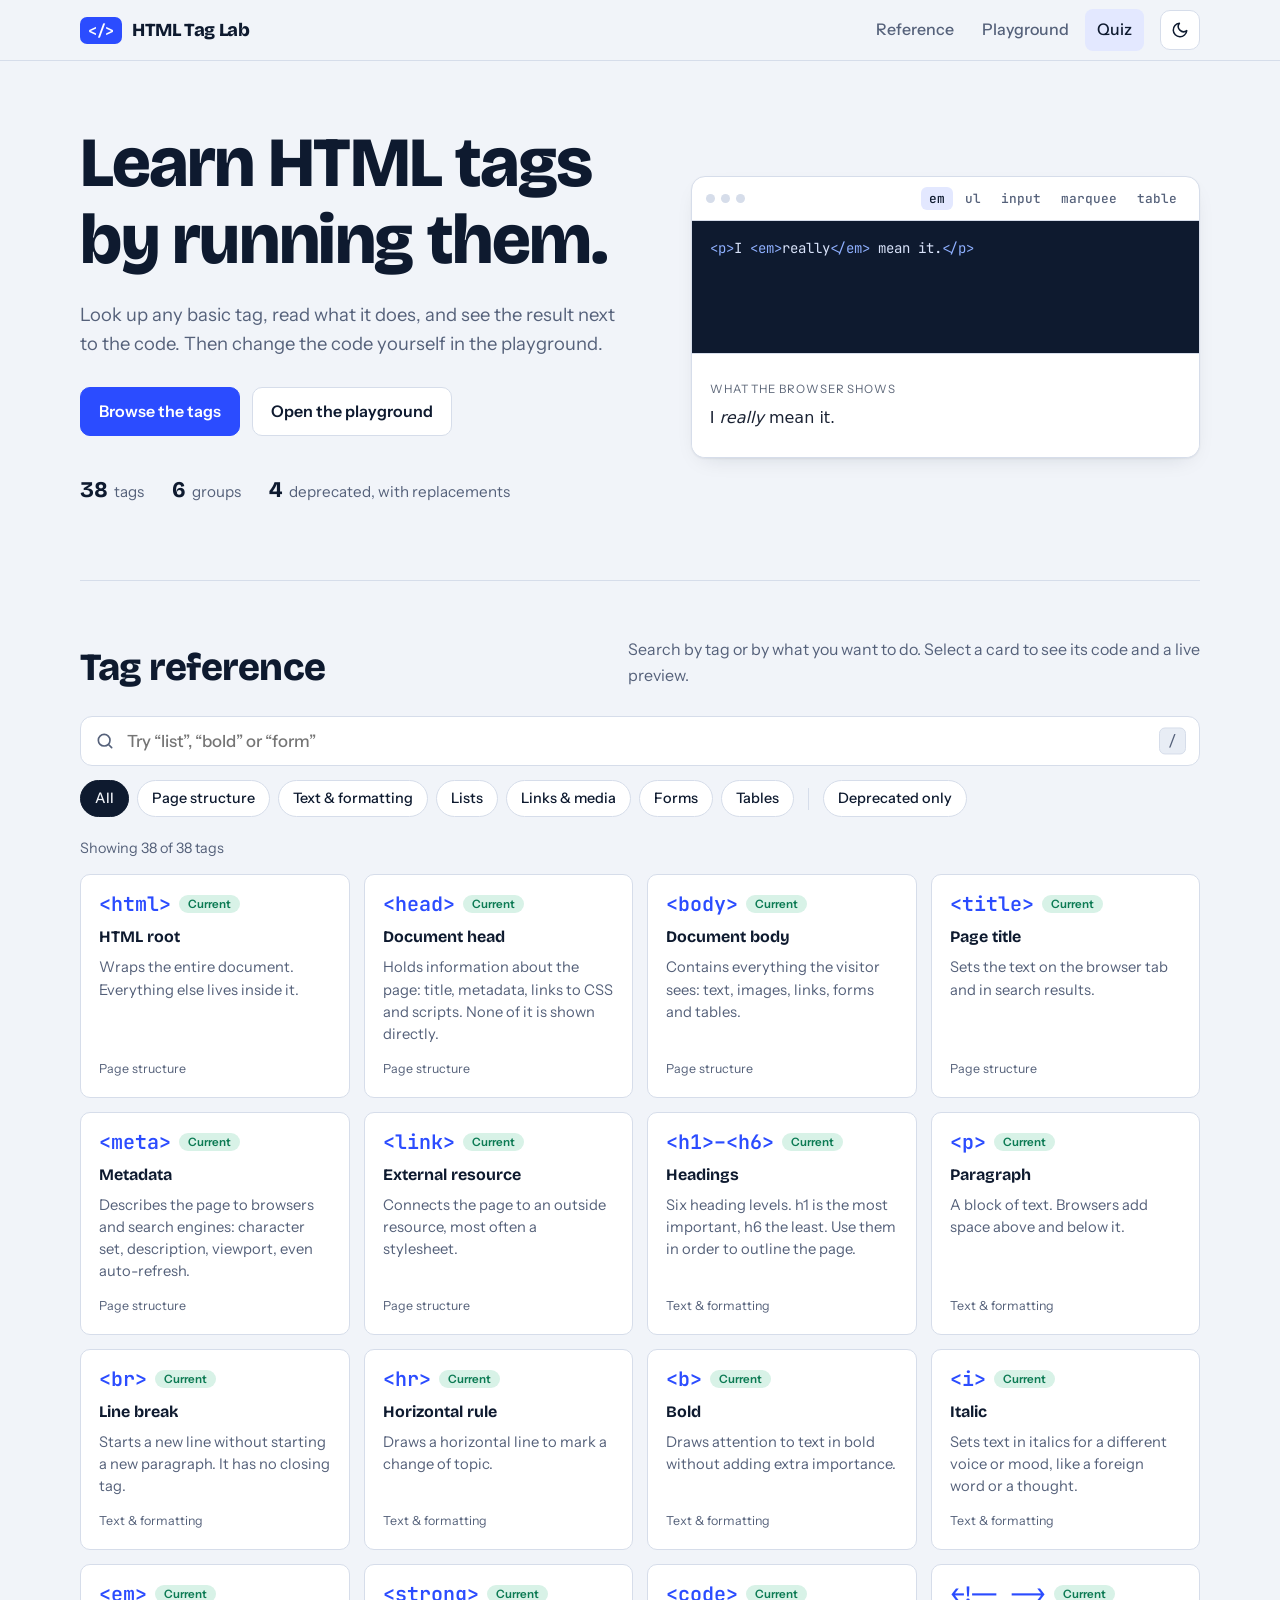
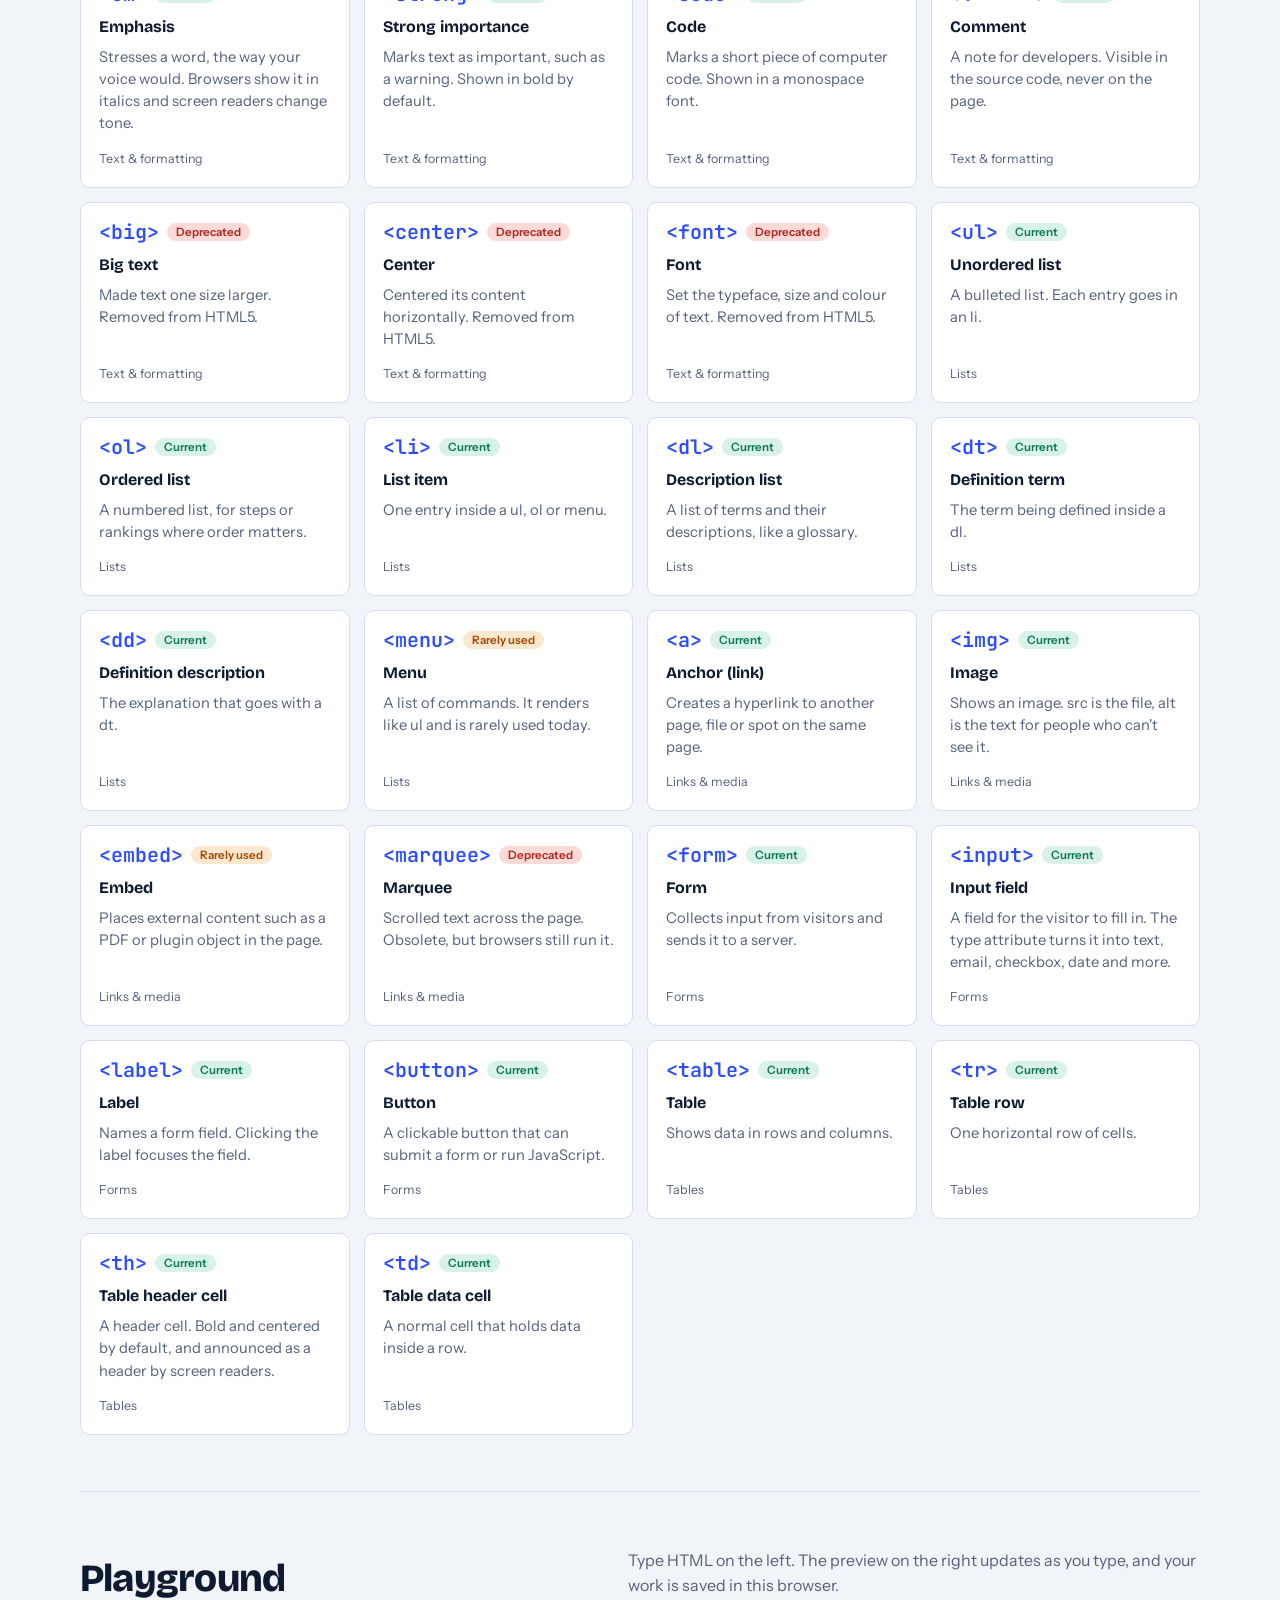
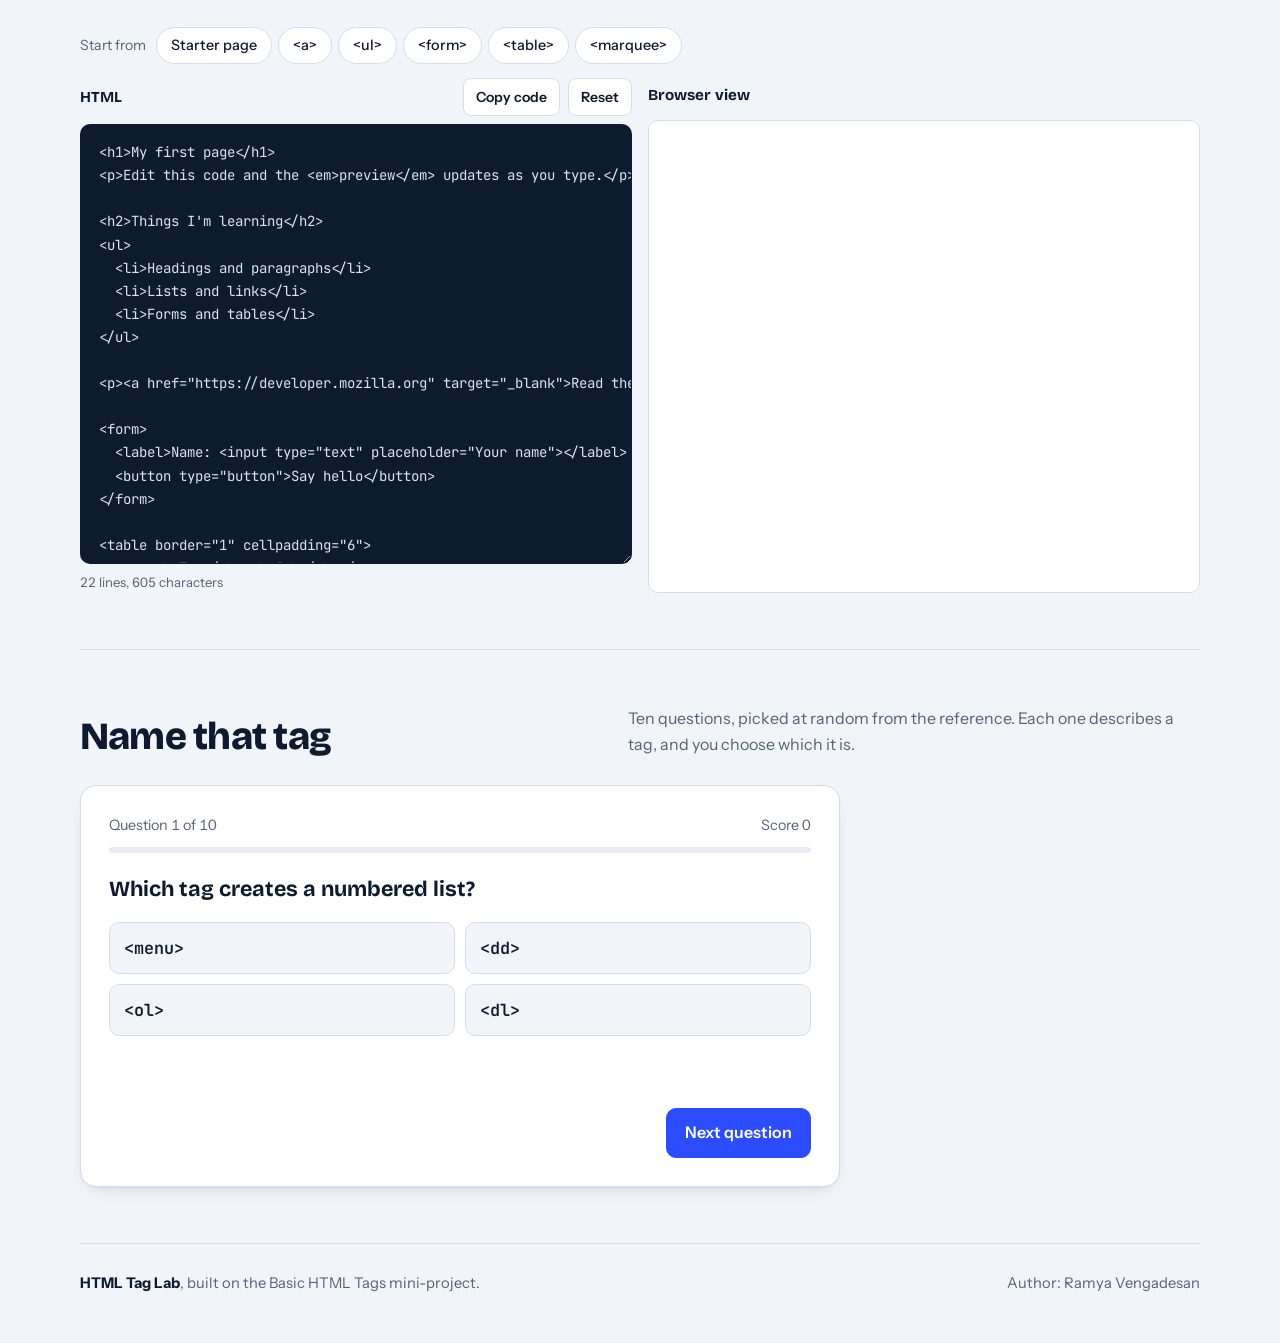
<file: index.html>
<!DOCTYPE html>
<html lang="en">
<head>
  <meta charset="UTF-8">
  <meta name="viewport" content="width=device-width, initial-scale=1, viewport-fit=cover">
  <meta name="claude:viewport-fit-sides" content="cover">
  <meta name="description" content="A searchable reference of basic HTML tags with live previews, a code playground and a quiz.">
  <title>HTML Tag Lab</title>
  <link rel="preconnect" href="https://fonts.googleapis.com">
  <link rel="preconnect" href="https://fonts.gstatic.com" crossorigin>
  <link rel="stylesheet" href="https://fonts.googleapis.com/css2?family=Bricolage+Grotesque:opsz,wght@12..96,500;12..96,800&family=Instrument+Sans:wght@400;500;600&family=JetBrains+Mono:wght@400;600&display=swap">
  <link rel="stylesheet" href="styles.css">
</head>
<body>
  <header class="bar">
    <div class="wrap">
      <a class="brand" href="#top" aria-label="HTML Tag Lab, back to top"><span class="glyph">&lt;/&gt;</span><span class="word">HTML Tag Lab</span></a>
      <nav class="nav" aria-label="Sections">
        <a href="#reference">Reference</a>
        <a href="#playground">Playground</a>
        <a href="#quiz">Quiz</a>
      </nav>
      <button class="icon-btn" id="themeBtn" type="button" aria-label="Switch colour theme" title="Switch colour theme">
        <svg viewBox="0 0 24 24" aria-hidden="true"><path d="M21 12.8A9 9 0 1 1 11.2 3a7 7 0 0 0 9.8 9.8z"/></svg>
      </button>
    </div>
  </header>

  <main class="wrap" id="top">
    <section class="hero" aria-labelledby="heroTitle">
      <div>
        <h1 id="heroTitle">Learn HTML tags by running them.</h1>
        <p class="lede">Look up any basic tag, read what it does, and see the result next to the code. Then change the code yourself in the playground.</p>
        <div class="cta">
          <a class="btn primary" href="#reference">Browse the tags</a>
          <a class="btn" href="#playground">Open the playground</a>
        </div>
        <ul class="stats" id="stats" aria-label="Project summary"></ul>
      </div>

      <div class="demo" aria-label="Live example">
        <div class="demo-head">
          <div class="demo-dots" aria-hidden="true"><i></i><i></i><i></i></div>
          <div class="demo-pick" id="demoPick" role="group" aria-label="Choose an example tag"></div>
        </div>
        <pre class="code" id="demoCode" aria-live="polite"></pre>
        <div class="demo-out"><small>What the browser shows</small><div class="render" id="demoRender"></div></div>
      </div>
    </section>

    <section class="block" id="reference" aria-labelledby="refTitle">
      <div class="block-head">
        <h2 id="refTitle">Tag reference</h2>
        <p>Search by tag or by what you want to do. Select a card to see its code and a live preview.</p>
      </div>
      <div class="tools">
        <div class="search">
          <svg viewBox="0 0 24 24" aria-hidden="true"><circle cx="11" cy="11" r="7"/><path d="M20 20l-3.5-3.5"/></svg>
          <label class="sr-only" for="q">Search tags</label>
          <input id="q" type="search" placeholder="Try “list”, “bold” or “form”" autocomplete="off">
          <kbd aria-hidden="true">/</kbd>
        </div>
        <div class="chips" id="chips" role="group" aria-label="Filter tags"></div>
      </div>
      <p class="count" id="count" aria-live="polite"></p>
      <div class="grid" id="grid"></div>
    </section>

    <section class="block" id="playground" aria-labelledby="labTitle">
      <div class="block-head">
        <h2 id="labTitle">Playground</h2>
        <p>Type HTML on the left. The preview on the right updates as you type, and your work is saved in this browser.</p>
      </div>
      <div class="snips" id="snips"><span>Start from</span></div>
      <div class="lab">
        <div class="col">
          <div class="col-head"><b>HTML</b>
            <div class="acts">
              <button class="btn small" id="labCopy" type="button">Copy code</button>
              <button class="btn small" id="labReset" type="button">Reset</button>
            </div>
          </div>
          <label class="sr-only" for="editor">HTML code editor</label>
          <textarea id="editor" spellcheck="false" autocomplete="off" autocapitalize="off"></textarea>
          <div class="status" id="labStatus"></div>
        </div>
        <div class="col">
          <div class="col-head"><b>Browser view</b></div>
          <iframe class="preview" id="labFrame" title="Playground preview" sandbox=""></iframe>
        </div>
      </div>
    </section>

    <section class="block" id="quiz" aria-labelledby="quizTitle">
      <div class="block-head">
        <h2 id="quizTitle">Name that tag</h2>
        <p>Ten questions, picked at random from the reference. Each one describes a tag, and you choose which it is.</p>
      </div>
      <div class="quiz" id="quizBox"></div>
    </section>

    <footer>
      <span><b>HTML Tag Lab</b>, built on the Basic HTML Tags mini-project.</span>
      <span>Author: Ramya Vengadesan</span>
    </footer>
  </main>

  <dialog id="dlg" aria-labelledby="dlgTitle"></dialog>
  <div class="toast" id="toast" role="status"></div>

  <script src="tags.js"></script>
  <script src="app.js"></script>
</body>
</html>
</file>
<file: styles.css>
/* Layout: sticky bar, split hero (copy + live demo), then three full-width tools:
   Reference grid, Playground (editor | preview), Quiz. One 1120px column. */
:root {
  --bg: #F1F4F9;
  --surface: #FFFFFF;
  --surface-2: #E8EDF5;
  --ink: #0E1A2F;
  --muted: #55617A;
  --line: #D6DDEA;
  --accent: #2B4CFF;
  --accent-ink: #FFFFFF;
  --accent-soft: #E3E8FF;
  --mark: #FFD84D;
  --good: #0B7A53;
  --good-soft: #D8F2E7;
  --warn: #A24A05;
  --warn-soft: #FDE7CF;
  --bad: #B3261E;
  --bad-soft: #FBDAD7;
  --code-bg: #0E1A2F;
  --code-fg: #D9E3FA;
  --c-tag: #8FB0FF;
  --c-attr: #FFC978;
  --c-str: #7EE0B0;
  --c-com: #7384A6;
  --font-display: "Bricolage Grotesque", "Segoe UI", system-ui, sans-serif;
  --font-body: "Instrument Sans", "Segoe UI", system-ui, sans-serif;
  --font-mono: "JetBrains Mono", ui-monospace, "Cascadia Code", Consolas, monospace;
  --radius: 10px;
  --shadow: 0 1px 2px rgba(14, 26, 47, .06), 0 8px 24px -12px rgba(14, 26, 47, .18);
}
@media (prefers-color-scheme: dark) {
  :root:not([data-theme="light"]) {
    --bg: #0A1020; --surface: #121A2E; --surface-2: #1A2540; --ink: #E8EDF8; --muted: #93A0BA;
    --line: #25314D; --accent: #8AA0FF; --accent-ink: #0A1020; --accent-soft: #1E2A55;
    --good: #5FD6A2; --good-soft: #12372B; --warn: #FFB067; --warn-soft: #3D2610;
    --bad: #FF8F86; --bad-soft: #43191A; --code-bg: #070C18; --code-fg: #D9E3FA;
    --shadow: 0 1px 2px rgba(0, 0, 0, .4), 0 8px 24px -12px rgba(0, 0, 0, .6);
    color-scheme: dark;
  }
}
:root[data-theme="dark"] {
  --bg: #0A1020; --surface: #121A2E; --surface-2: #1A2540; --ink: #E8EDF8; --muted: #93A0BA;
  --line: #25314D; --accent: #8AA0FF; --accent-ink: #0A1020; --accent-soft: #1E2A55;
  --good: #5FD6A2; --good-soft: #12372B; --warn: #FFB067; --warn-soft: #3D2610;
  --bad: #FF8F86; --bad-soft: #43191A; --code-bg: #070C18; --code-fg: #D9E3FA;
  --shadow: 0 1px 2px rgba(0, 0, 0, .4), 0 8px 24px -12px rgba(0, 0, 0, .6);
  color-scheme: dark;
}

*, *::before, *::after { box-sizing: border-box; }
html { scroll-behavior: smooth; scroll-padding-top: 84px; }
body {
  margin: 0;
  background: var(--bg);
  color: var(--ink);
  font: 400 1rem/1.6 var(--font-body);
  padding-block: 0 48px;
  padding-left: max(16px, env(safe-area-inset-left, 0px));
  padding-right: max(16px, env(safe-area-inset-right, 0px));
  -webkit-font-smoothing: antialiased;
}
body::before { content: ""; position: fixed; inset: 0 0 auto; height: env(safe-area-inset-top, 0px); background: var(--bg); z-index: 40; }
.wrap { width: 100%; max-width: 1120px; margin-inline: auto; }
h1, h2, h3 { font-family: var(--font-display); line-height: 1.1; margin: 0; text-wrap: balance; letter-spacing: -.02em; }
p { margin: 0; }
a { color: var(--accent); }
code, kbd { font-family: var(--font-mono); font-size: .9em; }
:focus-visible { outline: 3px solid var(--accent); outline-offset: 2px; border-radius: 4px; }
button { font: inherit; color: inherit; cursor: pointer; }
.sr-only { position: absolute; width: 1px; height: 1px; overflow: hidden; clip: rect(0 0 0 0); white-space: nowrap; }

/* ---------- Top bar ---------- */
.bar {
  position: sticky; top: env(safe-area-inset-top, 0px); z-index: 30;
  background: color-mix(in srgb, var(--bg) 88%, transparent);
  backdrop-filter: blur(10px);
  border-bottom: 1px solid var(--line);
  margin-inline: calc(-1 * max(16px, env(safe-area-inset-left, 0px)));
  padding-inline: max(16px, env(safe-area-inset-left, 0px));
}
.bar .wrap { display: flex; align-items: center; gap: 16px; min-height: 60px; flex-wrap: wrap; padding-block: 6px; }
.brand { display: flex; align-items: center; gap: 10px; font: 800 1.15rem var(--font-display); letter-spacing: -.02em; color: var(--ink); text-decoration: none; margin-right: auto; }
.brand .glyph { font-family: var(--font-mono); font-weight: 700; color: var(--accent-ink); background: var(--accent); border-radius: 7px; padding: 3px 8px; font-size: .95rem; }
.nav { display: flex; gap: 4px; }
.nav a { color: var(--muted); text-decoration: none; font-weight: 500; padding: 8px 12px; border-radius: 8px; }
.nav a:hover { color: var(--ink); background: var(--surface-2); }
.nav a[aria-current="true"] { color: var(--ink); background: var(--accent-soft); }
.icon-btn { border: 1px solid var(--line); background: var(--surface); width: 40px; height: 40px; border-radius: 10px; display: grid; place-items: center; }
.icon-btn:hover { border-color: var(--accent); }
.icon-btn svg { width: 18px; height: 18px; stroke: currentColor; fill: none; stroke-width: 2; stroke-linecap: round; stroke-linejoin: round; }

/* ---------- Hero ---------- */
.hero { display: grid; grid-template-columns: minmax(0, 1.05fr) minmax(0, .95fr); gap: 48px; align-items: center; padding-block: 64px 72px; }
.hero h1 { font-size: clamp(2.5rem, 6vw, 4.4rem); font-weight: 800; }
.hero h1 .br { color: var(--accent); font-family: var(--font-mono); font-weight: 500; letter-spacing: -.06em; }
.hero p.lede { margin-top: 20px; max-width: 46ch; font-size: 1.15rem; color: var(--muted); }
.cta { display: flex; flex-wrap: wrap; gap: 12px; margin-top: 28px; }
.btn { display: inline-flex; align-items: center; gap: 8px; border: 1px solid var(--line); background: var(--surface); padding: 11px 18px; border-radius: 10px; font-weight: 600; text-decoration: none; color: var(--ink); }
.btn:hover { border-color: var(--accent); }
.btn.primary { background: var(--accent); border-color: var(--accent); color: var(--accent-ink); }
.btn.primary:hover { filter: brightness(1.08); }
.btn.small { padding: 7px 12px; font-size: .875rem; border-radius: 8px; }
.stats { display: flex; flex-wrap: wrap; gap: 8px 28px; margin: 36px 0 0; padding: 0; list-style: none; color: var(--muted); font-size: .95rem; }
.stats b { color: var(--ink); font-family: var(--font-display); font-size: 1.4rem; margin-right: 6px; font-variant-numeric: tabular-nums; }

.demo { background: var(--surface); border: 1px solid var(--line); border-radius: 14px; box-shadow: var(--shadow); overflow: hidden; min-width: 0; }
.demo-head { display: flex; align-items: center; justify-content: space-between; gap: 12px; padding: 10px 14px; border-bottom: 1px solid var(--line); font-size: .85rem; color: var(--muted); }
.demo-head b { font-family: var(--font-mono); color: var(--ink); font-weight: 600; }
.demo-dots { display: flex; gap: 6px; }
.demo-dots i { width: 9px; height: 9px; border-radius: 50%; background: var(--line); display: block; }
.demo-pick { display: flex; gap: 4px; flex-wrap: wrap; }
.demo-pick button { border: 0; background: transparent; padding: 3px 8px; border-radius: 6px; font: 500 .8rem var(--font-mono); color: var(--muted); }
.demo-pick button[aria-pressed="true"] { background: var(--accent-soft); color: var(--ink); }
.demo .code { border-radius: 0; margin: 0; min-height: 132px; }
.demo-out { padding: 16px 18px; min-height: 104px; border-top: 1px solid var(--line); display: flex; flex-direction: column; justify-content: center; }
.demo-out small { color: var(--muted); font-size: .72rem; text-transform: uppercase; letter-spacing: .08em; margin-bottom: 6px; }
.demo-out .render { color: #1a2233; font-family: system-ui, sans-serif; overflow: hidden; }
.demo-out { background: #fff; color: #1a2233; }
.demo-out small { color: #5b6577; }
.demo-out .render marquee { background: #b0e0e6; padding: 6px; }

/* ---------- Sections ---------- */
section.block { padding-block: 56px; border-top: 1px solid var(--line); }
.block-head { display: flex; flex-wrap: wrap; align-items: end; justify-content: space-between; gap: 12px 32px; margin-bottom: 28px; }
.block-head h2 { font-size: clamp(1.7rem, 3.4vw, 2.4rem); font-weight: 800; }
.block-head p { color: var(--muted); max-width: 52ch; }

/* ---------- Code block ---------- */
.code { background: var(--code-bg); color: var(--code-fg); border-radius: var(--radius); padding: 16px 18px; font: 400 .875rem/1.65 var(--font-mono); overflow-x: auto; white-space: pre; margin: 0; tab-size: 2; }
.code .t { color: var(--c-tag); } .code .a { color: var(--c-attr); } .code .s { color: var(--c-str); } .code .c { color: var(--c-com); font-style: italic; }

/* ---------- Reference ---------- */
.tools { display: grid; gap: 14px; margin-bottom: 20px; }
.search { position: relative; }
.search input { width: 100%; padding: 14px 64px 14px 46px; border-radius: 12px; border: 1px solid var(--line); background: var(--surface); color: var(--ink); font: 500 1.05rem var(--font-body); }
.search input:focus { outline: 3px solid var(--accent-soft); border-color: var(--accent); }
.search svg { position: absolute; left: 15px; top: 50%; translate: 0 -50%; width: 20px; height: 20px; stroke: var(--muted); fill: none; stroke-width: 2; stroke-linecap: round; }
.search kbd { position: absolute; right: 14px; top: 50%; translate: 0 -50%; border: 1px solid var(--line); background: var(--surface-2); border-radius: 6px; padding: 1px 8px; color: var(--muted); }
.chips { display: flex; flex-wrap: wrap; gap: 8px; align-items: center; }
.chips .sep { width: 1px; height: 22px; background: var(--line); margin-inline: 6px; }
.chip { border: 1px solid var(--line); background: var(--surface); border-radius: 999px; padding: 6px 14px; font-size: .9rem; font-weight: 500; }
.chip:hover { border-color: var(--accent); }
.chip[aria-pressed="true"] { background: var(--ink); color: var(--bg); border-color: var(--ink); }
.count { color: var(--muted); font-size: .9rem; margin-bottom: 14px; min-height: 1.4em; }
.grid { display: grid; grid-template-columns: repeat(auto-fill, minmax(250px, 1fr)); gap: 14px; }
.card { text-align: left; background: var(--surface); border: 1px solid var(--line); border-radius: var(--radius); padding: 16px 18px 18px; display: flex; flex-direction: column; gap: 10px; min-width: 0; transition: border-color .15s, transform .15s; }
.card:hover { border-color: var(--accent); transform: translateY(-2px); }
.card .top { display: flex; align-items: center; justify-content: space-between; gap: 8px; }
.card .tag { font: 600 1.25rem var(--font-mono); color: var(--accent); overflow-wrap: anywhere; }
.card .nm { font: 700 1rem var(--font-display); }
.card .ds { color: var(--muted); font-size: .92rem; line-height: 1.5; }
.card .cat { margin-top: auto; padding-top: 4px; font-size: .78rem; color: var(--muted); }
.badge { font: 600 .72rem var(--font-body); padding: 2px 9px; border-radius: 999px; white-space: nowrap; }
.badge.current { background: var(--good-soft); color: var(--good); }
.badge.deprecated { background: var(--bad-soft); color: var(--bad); }
.badge.rare { background: var(--warn-soft); color: var(--warn); }
.empty { border: 1px dashed var(--line); border-radius: var(--radius); padding: 40px 20px; text-align: center; color: var(--muted); }
.empty b { display: block; color: var(--ink); font: 700 1.2rem var(--font-display); margin-bottom: 6px; }

/* ---------- Detail dialog ---------- */
dialog { border: 1px solid var(--line); border-radius: 16px; padding: 0; background: var(--surface); color: var(--ink); width: min(720px, calc(100vw - 24px)); max-height: calc(100dvh - 24px); box-shadow: 0 30px 80px -20px rgba(0, 0, 0, .5); }
dialog::backdrop { background: rgba(7, 12, 24, .6); backdrop-filter: blur(3px); }
.dlg { padding: 22px 24px 24px; display: grid; gap: 16px; }
.dlg-top { display: flex; justify-content: space-between; align-items: start; gap: 12px; }
.dlg h3 { font-size: 1.6rem; font-weight: 800; }
.dlg h3 span { font-family: var(--font-mono); color: var(--accent); font-weight: 600; font-size: 1.3rem; display: block; margin-bottom: 4px; overflow-wrap: anywhere; }
.dlg .meta { display: flex; gap: 8px; flex-wrap: wrap; align-items: center; color: var(--muted); font-size: .9rem; }
.pane-label { font-size: .78rem; font-weight: 600; color: var(--muted); display: flex; justify-content: space-between; align-items: center; margin-bottom: 6px; }
.note { padding: 12px 14px; border-radius: 10px; background: var(--accent-soft); font-size: .93rem; }
.note.alt { background: var(--warn-soft); color: var(--ink); }
.note b { font-weight: 700; }
.dlg-actions { display: flex; gap: 10px; flex-wrap: wrap; }
iframe.preview { width: 100%; border: 1px solid var(--line); border-radius: var(--radius); background: #fff; display: block; }
.invisible-msg { border: 1px dashed var(--line); border-radius: var(--radius); padding: 16px; color: var(--muted); font-size: .93rem; }

/* ---------- Playground ---------- */
.lab { display: grid; grid-template-columns: repeat(2, minmax(0, 1fr)); gap: 16px; }
.lab .col { min-width: 0; display: flex; flex-direction: column; }
.col-head { display: flex; align-items: center; justify-content: space-between; gap: 8px; margin-bottom: 8px; flex-wrap: wrap; min-height: 34px; }
.col-head b { font: 700 .95rem var(--font-display); }
.col-head .acts { display: flex; gap: 8px; }
#editor { width: 100%; min-height: 440px; flex: 1; resize: vertical; background: var(--code-bg); color: var(--code-fg); border: 1px solid transparent; border-radius: var(--radius); padding: 16px 18px; font: 400 .875rem/1.65 var(--font-mono); tab-size: 2; white-space: pre; overflow: auto; }
#editor:focus { outline: 3px solid var(--accent-soft); border-color: var(--accent); }
#labFrame { min-height: 440px; flex: 1; height: 100%; }
.status { margin-top: 8px; font-size: .82rem; color: var(--muted); font-variant-numeric: tabular-nums; }
.snips { display: flex; flex-wrap: wrap; gap: 6px; margin-bottom: 14px; align-items: center; }
.snips > span { color: var(--muted); font-size: .88rem; margin-right: 4px; }

/* ---------- Quiz ---------- */
.quiz { background: var(--surface); border: 1px solid var(--line); border-radius: 16px; padding: 28px; max-width: 760px; box-shadow: var(--shadow); }
.q-meta { display: flex; justify-content: space-between; gap: 12px; color: var(--muted); font-size: .9rem; margin-bottom: 10px; font-variant-numeric: tabular-nums; }
.q-bar { height: 6px; border-radius: 99px; background: var(--surface-2); overflow: hidden; margin-bottom: 22px; }
.q-bar i { display: block; height: 100%; background: var(--accent); width: 0; transition: width .3s; }
.q-text { font: 700 1.35rem/1.3 var(--font-display); margin-bottom: 18px; text-wrap: balance; }
.opts { display: grid; grid-template-columns: repeat(2, minmax(0, 1fr)); gap: 10px; }
.opt { border: 1px solid var(--line); background: var(--bg); border-radius: 10px; padding: 14px; font: 600 1.05rem var(--font-mono); text-align: left; overflow-wrap: anywhere; }
.opt:hover:not(:disabled) { border-color: var(--accent); }
.opt:disabled { cursor: default; }
.opt.right { background: var(--good-soft); border-color: var(--good); color: var(--good); }
.opt.wrong { background: var(--bad-soft); border-color: var(--bad); color: var(--bad); }
.q-feedback { margin-top: 16px; min-height: 3.2em; font-size: .95rem; color: var(--muted); }
.q-foot { display: flex; justify-content: flex-end; margin-top: 8px; }
.result { text-align: center; padding: 12px 0; }
.result .score { font: 800 4rem var(--font-display); color: var(--accent); line-height: 1; font-variant-numeric: tabular-nums; }
.result p { color: var(--muted); margin: 10px 0 22px; }

/* ---------- Footer ---------- */
footer { border-top: 1px solid var(--line); padding-top: 28px; color: var(--muted); font-size: .92rem; display: flex; flex-wrap: wrap; justify-content: space-between; gap: 8px 24px; }
footer b { color: var(--ink); }

/* toast */
.toast { position: fixed; left: 50%; bottom: calc(24px + env(safe-area-inset-bottom, 0px)); translate: -50% 20px; background: var(--ink); color: var(--bg); padding: 10px 18px; border-radius: 10px; font-weight: 600; font-size: .92rem; opacity: 0; pointer-events: none; transition: .2s; z-index: 80; }
.toast.on { opacity: 1; translate: -50% 0; }

/* ---------- Responsive ---------- */
@media (max-width: 880px) {
  .hero { grid-template-columns: minmax(0, 1fr); gap: 36px; padding-block: 40px 48px; }
  .lab { grid-template-columns: minmax(0, 1fr); }
  #editor, #labFrame { min-height: 320px; }
}
@media (max-width: 560px) {
  .nav a { padding: 8px 9px; font-size: .92rem; }
  .brand span.word { display: none; }
  .opts { grid-template-columns: minmax(0, 1fr); }
  .quiz { padding: 20px; }
  .dlg { padding: 18px; }
  .chips .sep { display: none; }
}
@media (prefers-reduced-motion: reduce) {
  html { scroll-behavior: auto; }
  *, *::before, *::after { transition: none !important; animation: none !important; }
}
</file>
